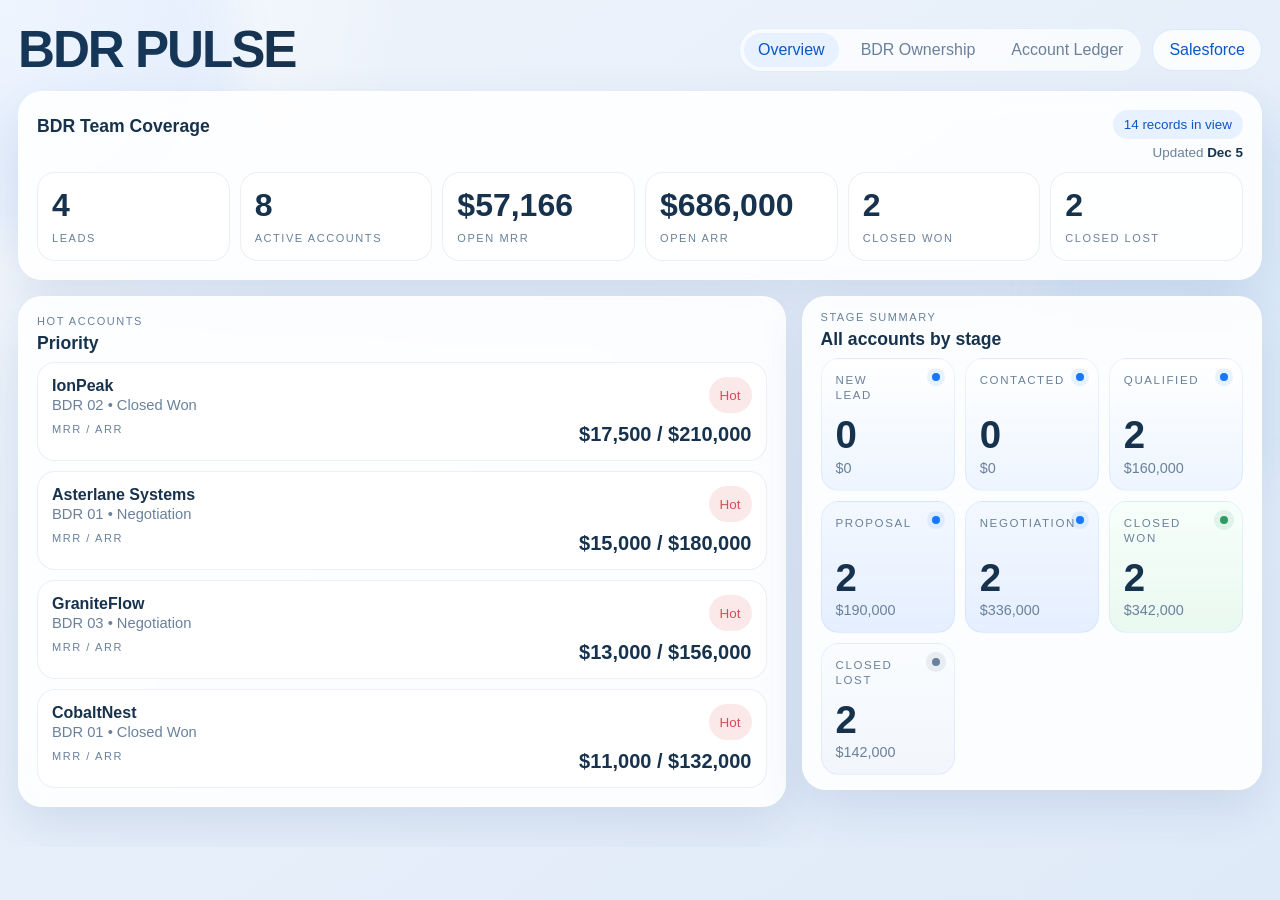
<file: index.html>
<!doctype html>
<html lang="en">
  <head>
    <meta charset="UTF-8" />
    <meta name="viewport" content="width=device-width, initial-scale=1.0" />
    <meta
      name="description"
      content="Compact BDR leadership overview for tracking portfolio coverage, MRR, ARR, hot accounts, and stage summary."
    />
    <title>BDR PULSE</title>
    <link rel="stylesheet" href="./styles.css" />
  </head>
  <body>
    <div class="page-shell">
      <div class="ambient ambient-left"></div>
      <div class="ambient ambient-right"></div>

      <header class="topbar">
        <div class="brand-block">
          <h1>BDR PULSE</h1>
        </div>
        <div class="top-actions">
          <nav class="page-nav" aria-label="Primary">
            <a class="page-link is-active" href="./index.html">Overview</a>
            <a class="page-link" href="./bdr-ownership.html">BDR Ownership</a>
            <a class="page-link" href="./account-ledger.html">Account Ledger</a>
          </nav>
          <a class="top-link" href="#" aria-label="Open Salesforce workspace">Salesforce</a>
        </div>
      </header>

      <section class="hero">
        <section class="summary-card">
          <div class="summary-header">
            <div>
              <h2>BDR Team Coverage</h2>
            </div>
            <div class="summary-side">
              <span class="summary-chip" id="coverageLabel">0 records</span>
              <span class="summary-updated">Updated <strong id="todayLabel">Loading...</strong></span>
            </div>
          </div>
          <div class="summary-grid">
            <article>
              <span class="metric-value" id="leadCount">0</span>
              <span class="metric-label">Leads</span>
            </article>
            <article>
              <span class="metric-value" id="activeAccounts">0</span>
              <span class="metric-label">Active accounts</span>
            </article>
            <article>
              <span class="metric-value" id="openMrr">$0</span>
              <span class="metric-label">Open MRR</span>
            </article>
            <article>
              <span class="metric-value" id="openArr">$0</span>
              <span class="metric-label">Open ARR</span>
            </article>
            <article>
              <span class="metric-value" id="wonAccounts">0</span>
              <span class="metric-label">Closed won</span>
            </article>
            <article>
              <span class="metric-value" id="lostAccounts">0</span>
              <span class="metric-label">Closed lost</span>
            </article>
          </div>
        </section>
      </section>

      <main class="layout">
        <section class="panel">
          <div class="panel-heading">
            <div>
              <p class="eyebrow">Hot Accounts</p>
              <h2>Priority</h2>
            </div>
          </div>
          <div id="hotAccounts" class="hot-accounts"></div>
        </section>

        <section class="panel panel-compact">
          <div class="panel-heading">
            <div>
              <p class="eyebrow">Stage Summary</p>
              <h2>All accounts by stage</h2>
            </div>
          </div>
          <div id="stageBoard" class="stage-board"></div>
        </section>
      </main>
    </div>

    <script src="./app.js"></script>
  </body>
</html>
</file>
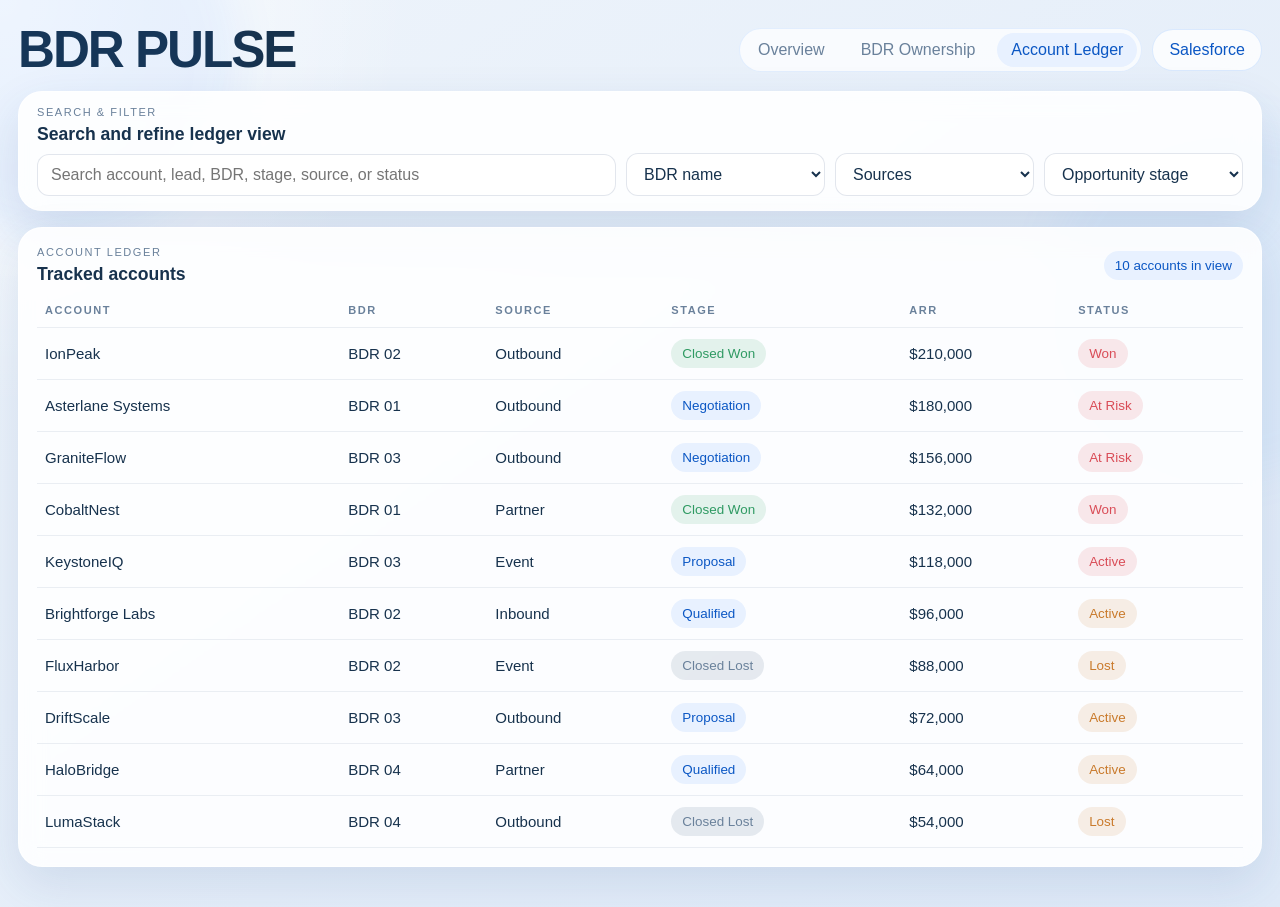
<file: account-ledger.html>
<!doctype html>
<html lang="en">
  <head>
    <meta charset="UTF-8" />
    <meta name="viewport" content="width=device-width, initial-scale=1.0" />
    <meta
      name="description"
      content="BDR account ledger for tracking sourced accounts, ownership, stages, and revenue."
    />
    <title>BDR PULSE | Account Ledger</title>
    <link rel="stylesheet" href="./styles.css" />
  </head>
  <body>
    <div class="page-shell">
      <div class="ambient ambient-left"></div>
      <div class="ambient ambient-right"></div>

      <header class="topbar">
        <div class="brand-block">
          <h1>BDR PULSE</h1>
        </div>
        <div class="top-actions">
          <nav class="page-nav" aria-label="Primary">
            <a class="page-link" href="./index.html">Overview</a>
            <a class="page-link" href="./bdr-ownership.html">BDR Ownership</a>
            <a class="page-link is-active" href="./account-ledger.html">Account Ledger</a>
          </nav>
          <a class="top-link" href="#" aria-label="Open Salesforce workspace">Salesforce</a>
        </div>
      </header>

      <main class="ledger-layout">
        <section class="panel panel-compact">
          <div class="panel-heading">
            <div>
              <p class="eyebrow">Search & Filter</p>
              <h2>Search and refine ledger view</h2>
            </div>
          </div>
          <div class="toolbar toolbar-wide">
            <input
              id="searchInput"
              class="search-input"
              type="search"
              placeholder="Search account, lead, BDR, stage, source, or status"
            />
            <select id="ownerFilter">
              <option value="All">BDR name</option>
            </select>
            <select id="sourceFilter">
              <option value="All">Sources</option>
              <option value="Inbound">Inbound</option>
              <option value="Outbound">Outbound</option>
              <option value="Partner">Partner</option>
              <option value="Event">Event</option>
            </select>
            <select id="stageFilter">
              <option value="All">Opportunity stage</option>
            </select>
          </div>
        </section>

        <section class="panel">
          <div class="panel-heading">
            <div>
              <p class="eyebrow">Account Ledger</p>
              <h2>Tracked accounts</h2>
            </div>
            <span class="summary-chip" id="coverageLabel">0 records</span>
          </div>
          <div class="table-wrap">
            <table class="accounts-table">
              <thead>
                <tr>
                  <th>Account</th>
                  <th>BDR</th>
                  <th>Source</th>
                  <th>Stage</th>
                  <th>ARR</th>
                  <th>Status</th>
                </tr>
              </thead>
              <tbody id="accountsTableBody"></tbody>
            </table>
          </div>
        </section>
      </main>
    </div>

    <script src="./app.js"></script>
  </body>
</html>
</file>
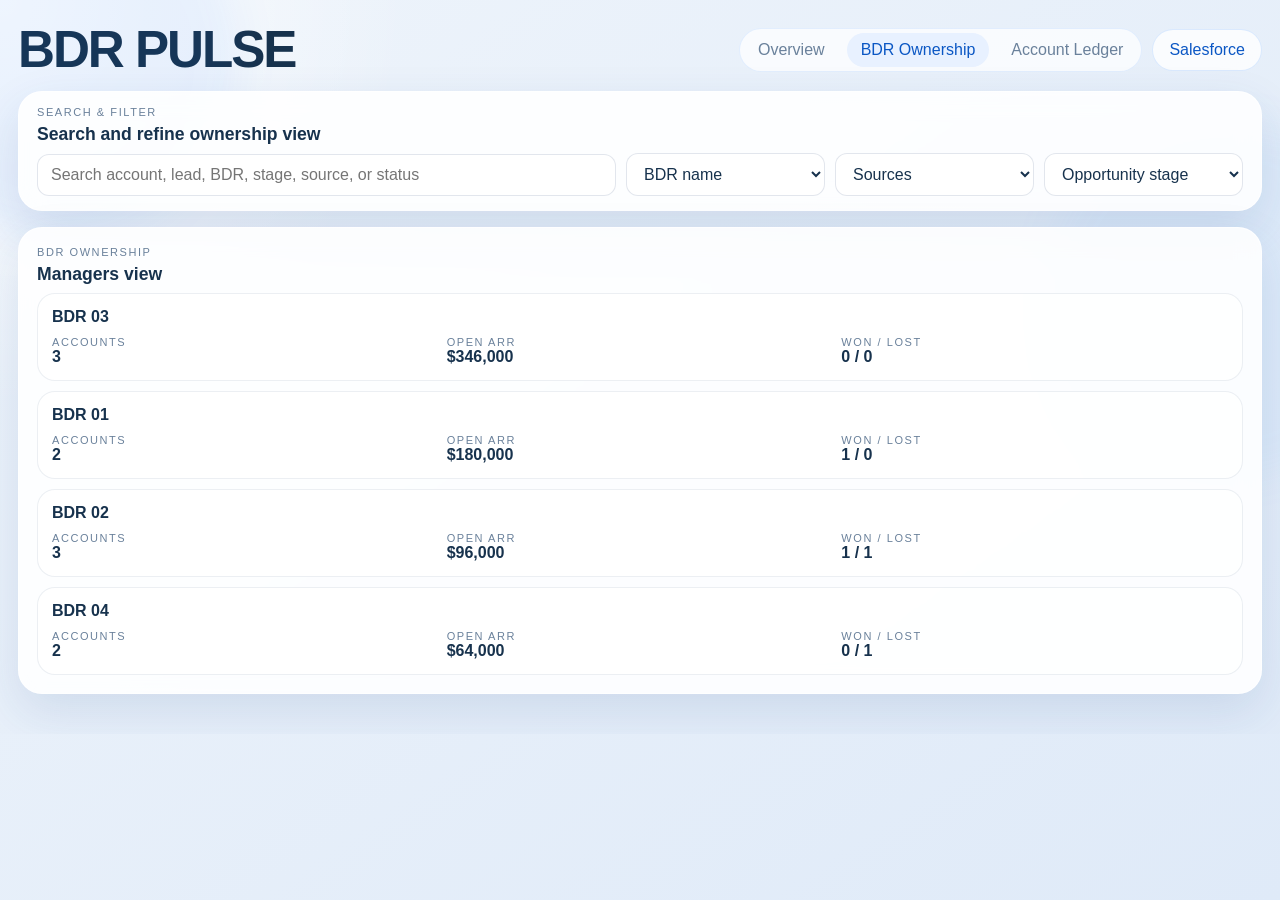
<file: bdr-ownership.html>
<!doctype html>
<html lang="en">
  <head>
    <meta charset="UTF-8" />
    <meta name="viewport" content="width=device-width, initial-scale=1.0" />
    <meta
      name="description"
      content="BDR ownership dashboard for tracking account ownership, open ARR, and won/lost performance by BDR."
    />
    <title>BDR PULSE | BDR Ownership</title>
    <link rel="stylesheet" href="./styles.css" />
  </head>
  <body>
    <div class="page-shell">
      <div class="ambient ambient-left"></div>
      <div class="ambient ambient-right"></div>

      <header class="topbar">
        <div class="brand-block">
          <h1>BDR PULSE</h1>
        </div>
        <div class="top-actions">
          <nav class="page-nav" aria-label="Primary">
            <a class="page-link" href="./index.html">Overview</a>
            <a class="page-link is-active" href="./bdr-ownership.html">BDR Ownership</a>
            <a class="page-link" href="./account-ledger.html">Account Ledger</a>
          </nav>
          <a class="top-link" href="#" aria-label="Open Salesforce workspace">Salesforce</a>
        </div>
      </header>

      <main class="ledger-layout">
        <section class="panel panel-compact">
          <div class="panel-heading">
            <div>
              <p class="eyebrow">Search & Filter</p>
              <h2>Search and refine ownership view</h2>
            </div>
          </div>
          <div class="toolbar toolbar-wide">
            <input
              id="searchInput"
              class="search-input"
              type="search"
              placeholder="Search account, lead, BDR, stage, source, or status"
            />
            <select id="ownerFilter">
              <option value="All">BDR name</option>
            </select>
            <select id="sourceFilter">
              <option value="All">Sources</option>
              <option value="Inbound">Inbound</option>
              <option value="Outbound">Outbound</option>
              <option value="Partner">Partner</option>
              <option value="Event">Event</option>
            </select>
            <select id="stageFilter">
              <option value="All">Opportunity stage</option>
            </select>
          </div>
        </section>

        <section class="panel">
          <div class="panel-heading">
            <div>
              <p class="eyebrow">BDR Ownership</p>
              <h2>Managers view</h2>
            </div>
          </div>
          <div id="leaderboard" class="leaderboard"></div>
        </section>
      </main>
    </div>

    <script src="./app.js"></script>
  </body>
</html>
</file>
<file: styles.css>
:root {
  --bg: #eef4fb;
  --bg-alt: #dfeaf8;
  --surface: rgba(255, 255, 255, 0.88);
  --surface-strong: rgba(255, 255, 255, 0.98);
  --line: rgba(16, 55, 106, 0.1);
  --text: #17324d;
  --muted: #6a819b;
  --accent: #1677ff;
  --accent-strong: #0b57c4;
  --accent-soft: #e8f1ff;
  --warm: #c97a2c;
  --warning: #c99119;
  --danger: #d94c57;
  --positive: #2f9a63;
  --shadow: 0 18px 48px rgba(30, 78, 143, 0.12);
  --radius-xl: 24px;
  --radius-lg: 18px;
  --radius-md: 12px;
}

*,
*::before,
*::after {
  box-sizing: border-box;
}

body {
  margin: 0;
  min-height: 100vh;
  color: var(--text);
  font-family: "Avenir Next", "Segoe UI", sans-serif;
  background:
    radial-gradient(circle at top left, rgba(255, 255, 255, 0.9), transparent 26%),
    linear-gradient(145deg, var(--bg) 0%, var(--bg-alt) 100%);
}

input,
select,
table,
a {
  font: inherit;
}

.page-shell {
  position: relative;
  max-width: 1400px;
  margin: 0 auto;
  padding: 24px 18px 40px;
  overflow: hidden;
}

.ambient {
  position: absolute;
  width: 360px;
  height: 360px;
  border-radius: 999px;
  filter: blur(22px);
  pointer-events: none;
  opacity: 0.35;
}

.ambient-left {
  top: -120px;
  left: -120px;
  background: rgba(22, 119, 255, 0.18);
}

.ambient-right {
  right: -120px;
  top: 120px;
  background: rgba(80, 166, 255, 0.16);
}

.topbar,
.hero,
.layout {
  display: grid;
  gap: 16px;
}

.ledger-layout {
  display: grid;
  gap: 16px;
}

.topbar {
  grid-template-columns: 1fr auto;
  align-items: center;
  margin-bottom: 16px;
}

.brand-block h1 {
  margin: 0;
  font-size: clamp(2rem, 4vw, 3.2rem);
  line-height: 1;
  letter-spacing: -0.04em;
}

.top-actions {
  display: flex;
  align-items: center;
  gap: 10px;
}

.page-nav {
  display: inline-flex;
  align-items: center;
  gap: 8px;
  padding: 4px;
  border-radius: 999px;
  background: rgba(255, 255, 255, 0.72);
  border: 1px solid rgba(22, 119, 255, 0.1);
}

.page-link {
  display: inline-flex;
  align-items: center;
  justify-content: center;
  min-height: 34px;
  padding: 0 14px;
  border-radius: 999px;
  color: var(--muted);
  text-decoration: none;
}

.page-link.is-active {
  color: var(--accent-strong);
  background: var(--accent-soft);
}

.top-link {
  display: inline-flex;
  align-items: center;
  justify-content: center;
  height: 42px;
  padding: 0 16px;
  border-radius: 999px;
  text-decoration: none;
  color: var(--accent-strong);
  background: rgba(255, 255, 255, 0.78);
  border: 1px solid rgba(22, 119, 255, 0.14);
}

.hero {
  margin-bottom: 16px;
}

.layout {
  grid-template-columns: minmax(0, 1.25fr) minmax(300px, 0.75fr);
  align-items: start;
}

.summary-card,
.panel {
  background: var(--surface);
  border: 1px solid rgba(255, 255, 255, 0.65);
  border-radius: var(--radius-xl);
  box-shadow: var(--shadow);
  backdrop-filter: blur(12px);
}

.summary-card,
.panel {
  padding: 18px;
}

.panel-compact {
  padding-top: 14px;
  padding-bottom: 14px;
}

.eyebrow,
.metric-label,
.stage-label,
.detail-label,
th {
  margin: 0;
  font-size: 0.69rem;
  text-transform: uppercase;
  letter-spacing: 0.14em;
  color: var(--muted);
}

h1,
h2,
h3,
p {
  margin-top: 0;
}

.summary-header,
.panel-heading,
.leader-row,
.priority-top,
.priority-bottom {
  display: flex;
  justify-content: space-between;
  gap: 10px;
}

.summary-header {
  align-items: flex-start;
  margin-bottom: 12px;
}

.summary-header h2,
.panel-heading h2 {
  margin: 6px 0 0;
  font-size: 1.1rem;
}

.panel-heading {
  align-items: center;
  margin-bottom: 8px;
}

.summary-chip,
.tag {
  display: inline-flex;
  align-items: center;
  padding: 7px 11px;
  border-radius: 999px;
  font-size: 0.84rem;
  background: var(--accent-soft);
  color: var(--accent-strong);
}

.summary-side {
  display: grid;
  justify-items: end;
  gap: 6px;
}

.summary-updated {
  font-size: 0.84rem;
  color: var(--muted);
}

.summary-updated strong {
  color: var(--text);
  font-weight: 600;
}

.tag.is-danger {
  background: rgba(217, 76, 87, 0.12);
  color: var(--danger);
}

.tag.is-warning {
  background: rgba(201, 145, 25, 0.14);
  color: var(--warning);
}

.tag.is-warm {
  background: rgba(201, 122, 44, 0.12);
  color: var(--warm);
}

.tag.is-positive {
  background: rgba(47, 154, 99, 0.12);
  color: var(--positive);
}

.tag.is-muted {
  background: rgba(106, 129, 155, 0.16);
  color: var(--muted);
}

.summary-grid {
  display: grid;
  grid-template-columns: repeat(6, minmax(0, 1fr));
  gap: 10px;
}

.summary-grid article,
.leader-card,
.priority-card,
.stage-card {
  border-radius: var(--radius-lg);
  padding: 14px;
  border: 1px solid rgba(16, 55, 106, 0.08);
  background: rgba(255, 255, 255, 0.72);
}

.metric-value {
  display: block;
  font-size: clamp(1.3rem, 2.8vw, 2rem);
  font-weight: 700;
  margin-bottom: 4px;
}

.panel-wide {
  grid-column: 1;
}

.toolbar {
  display: flex;
  flex-wrap: wrap;
  gap: 10px;
}

.toolbar-wide {
  display: grid;
  grid-template-columns: minmax(260px, 1.6fr) repeat(3, minmax(150px, 0.55fr));
  align-items: center;
}

.search-input,
select {
  width: 100%;
  min-width: 0;
  border: 1px solid rgba(16, 55, 106, 0.12);
  border-radius: 12px;
  padding: 11px 13px;
  color: var(--text);
  background: rgba(255, 255, 255, 0.82);
}

.hot-accounts,
.leaderboard,
.stage-board {
  display: grid;
  gap: 10px;
}

.leaderboard {
  align-content: start;
}

.leader-card,
.priority-card {
  display: grid;
  gap: 10px;
}

.leader-name {
  font-size: 1rem;
  font-weight: 700;
}

.leader-metrics {
  display: grid;
  grid-template-columns: repeat(3, minmax(0, 1fr));
  gap: 8px;
}

.leader-metrics span,
.leader-metrics strong {
  display: block;
}

.priority-card h3 {
  margin: 0 0 2px;
  font-size: 1rem;
}

.priority-card p {
  margin: 0;
  color: var(--muted);
  font-size: 0.92rem;
}

.priority-bottom strong,
.stage-count {
  font-size: 1.25rem;
}

.stage-board {
  grid-template-columns: repeat(3, minmax(0, 1fr));
  gap: 10px;
}

.stage-card {
  display: grid;
  align-content: space-between;
  gap: 14px;
  min-height: 124px;
  padding: 14px;
  border-radius: 18px;
  background:
    linear-gradient(180deg, rgba(255, 255, 255, 0.94), rgba(236, 244, 255, 0.92));
  border: 1px solid rgba(22, 119, 255, 0.08);
}

.stage-card-top,
.stage-card-main {
  display: grid;
  gap: 6px;
}

.stage-card-top {
  grid-template-columns: 1fr auto;
  align-items: start;
}

.stage-label {
  font-size: 0.72rem;
  line-height: 1.3;
  max-width: 10ch;
}

.stage-dot {
  width: 8px;
  height: 8px;
  border-radius: 999px;
  background: var(--accent);
  box-shadow: 0 0 0 5px rgba(22, 119, 255, 0.09);
}

.stage-card-main {
  align-self: end;
}

.stage-count {
  font-size: clamp(1.8rem, 3vw, 2.4rem);
  line-height: 0.95;
}

.stage-amount {
  color: var(--muted);
  font-size: 0.9rem;
  font-weight: 500;
}

.stage-card.is-positive {
  background:
    linear-gradient(180deg, rgba(247, 255, 251, 0.98), rgba(232, 248, 239, 0.96));
}

.stage-card.is-positive .stage-dot {
  background: var(--positive);
  box-shadow: 0 0 0 6px rgba(47, 154, 99, 0.1);
}

.stage-card.is-muted {
  background:
    linear-gradient(180deg, rgba(250, 252, 255, 0.98), rgba(241, 245, 250, 0.96));
}

.stage-card.is-muted .stage-dot {
  background: var(--muted);
  box-shadow: 0 0 0 6px rgba(106, 129, 155, 0.12);
}

.stage-card.is-focus {
  background:
    linear-gradient(180deg, rgba(243, 248, 255, 0.98), rgba(228, 238, 255, 0.95));
}

.table-wrap {
  overflow-x: auto;
}

.accounts-table {
  width: 100%;
  border-collapse: collapse;
}

th,
td {
  text-align: left;
  padding: 11px 8px;
  border-bottom: 1px solid rgba(16, 55, 106, 0.08);
}

td {
  font-size: 0.94rem;
}

.detail-empty {
  color: var(--muted);
  line-height: 1.5;
}

@media (max-width: 1180px) {
  .layout {
    grid-template-columns: 1fr;
  }

  .panel-wide {
    grid-column: auto;
  }

  .summary-grid {
    grid-template-columns: repeat(3, minmax(0, 1fr));
  }

  .stage-board {
    grid-template-columns: repeat(2, minmax(0, 1fr));
  }

  .toolbar-wide {
    grid-template-columns: 1fr 1fr;
  }
}

@media (max-width: 720px) {
  .page-shell {
    padding: 16px 12px 32px;
  }

  .topbar {
    grid-template-columns: 1fr;
  }

   .top-actions {
    flex-wrap: wrap;
  }

  .summary-grid,
  .leader-metrics,
  .stage-board,
  .toolbar-wide {
    grid-template-columns: 1fr;
  }

  .summary-side {
    justify-items: start;
  }

  .summary-card,
  .panel {
    padding: 16px;
  }
}
</file>
